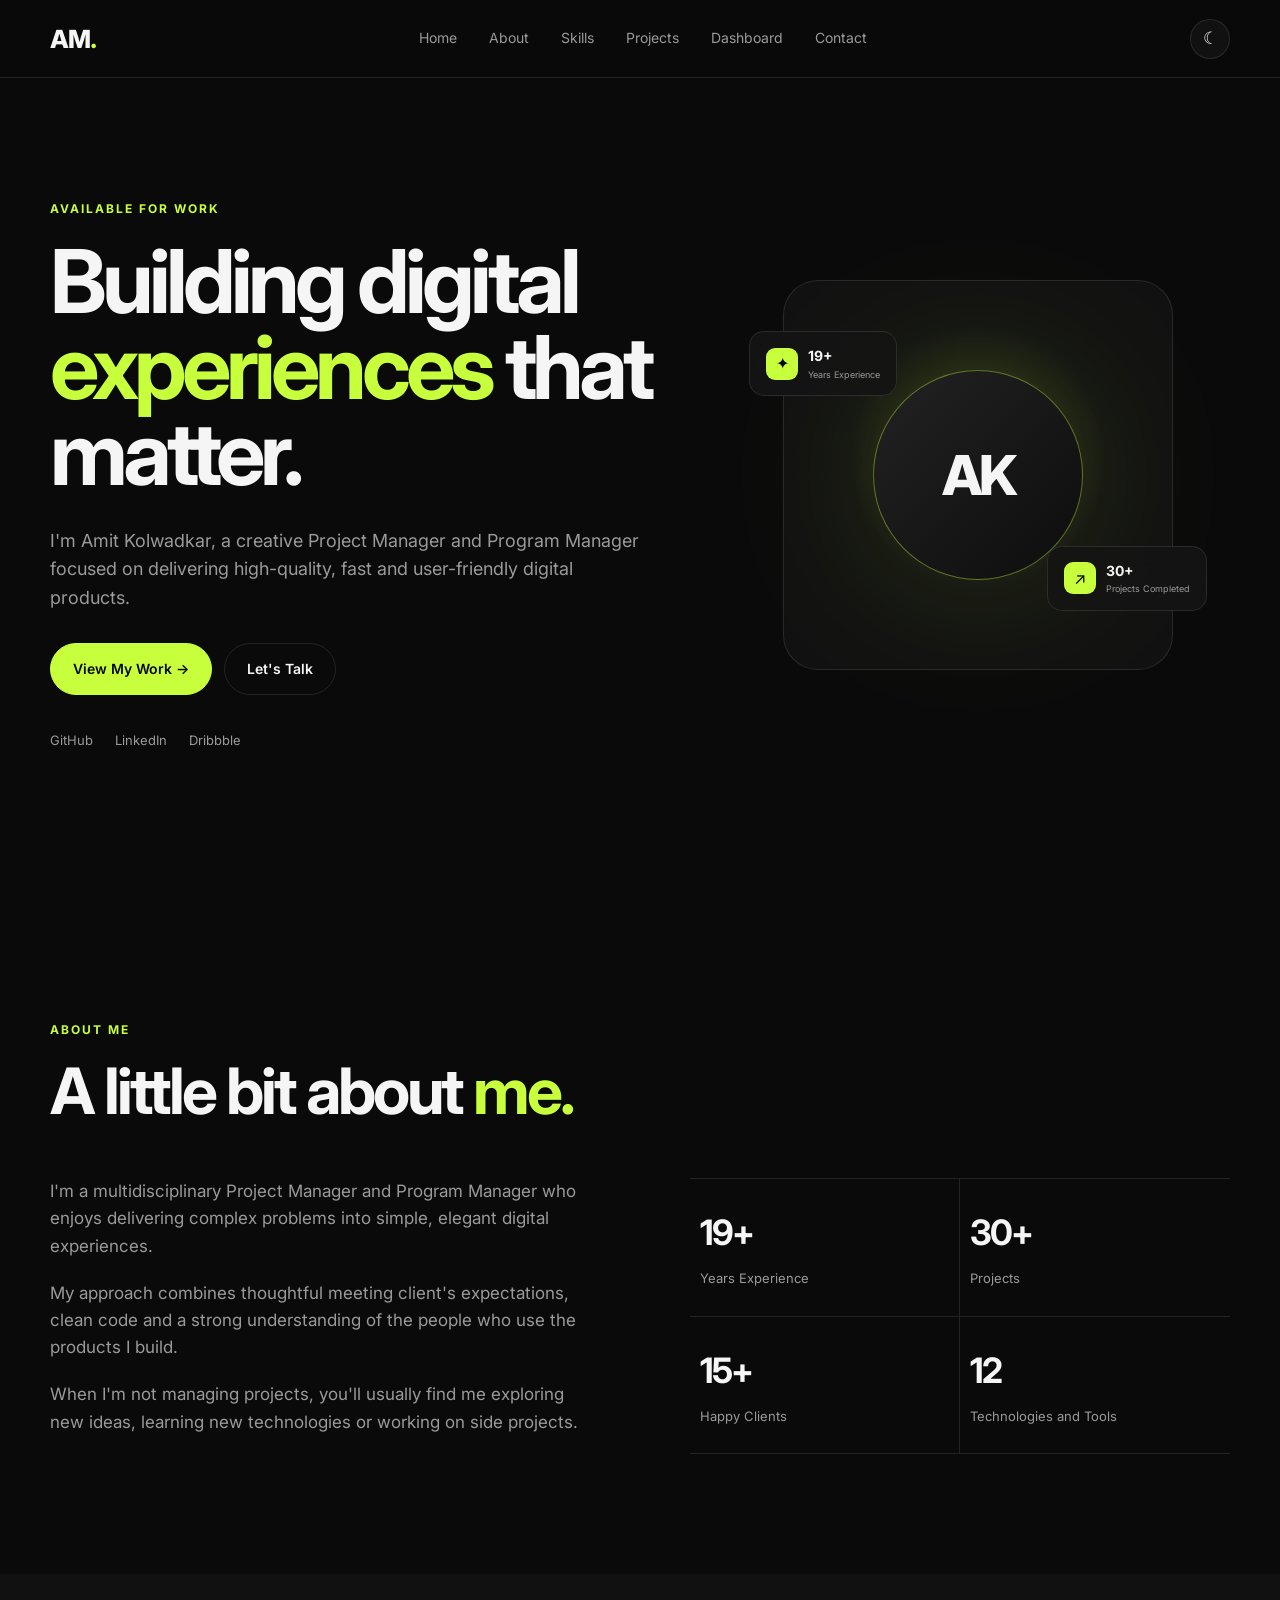
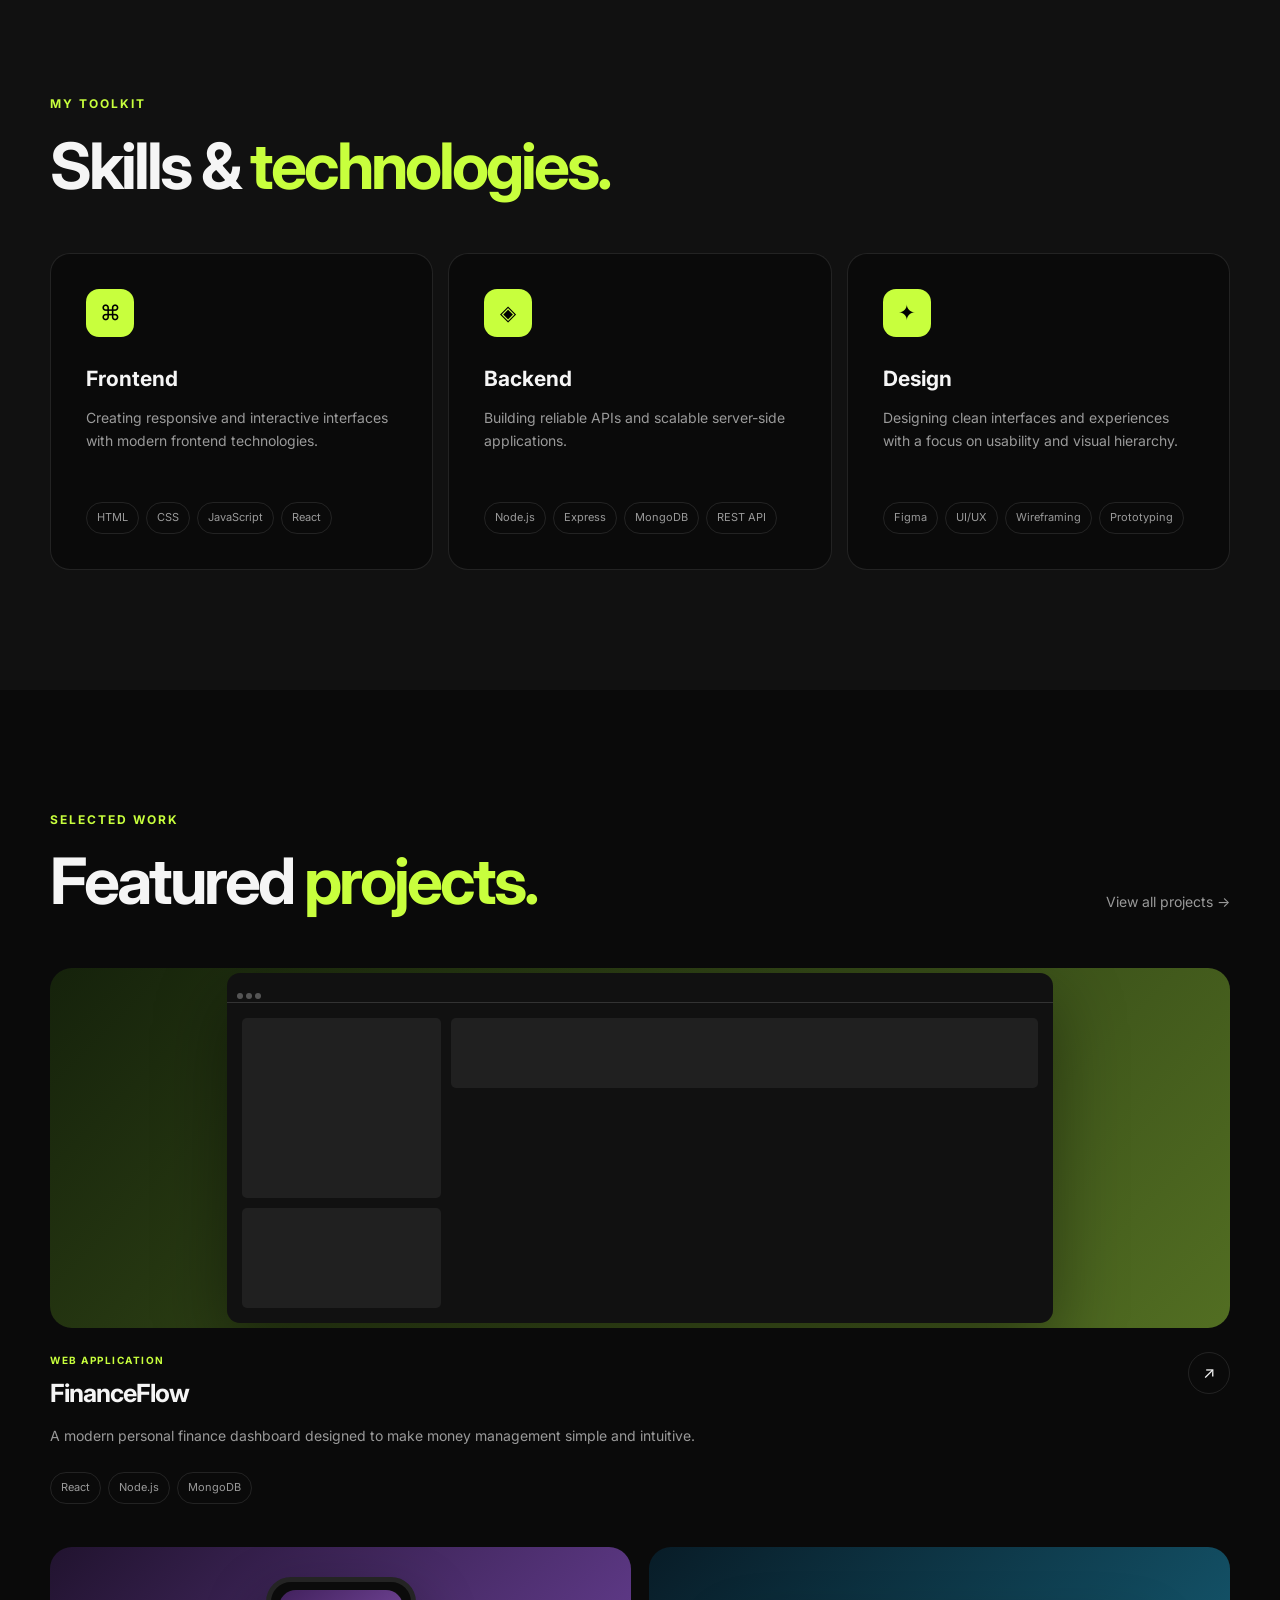
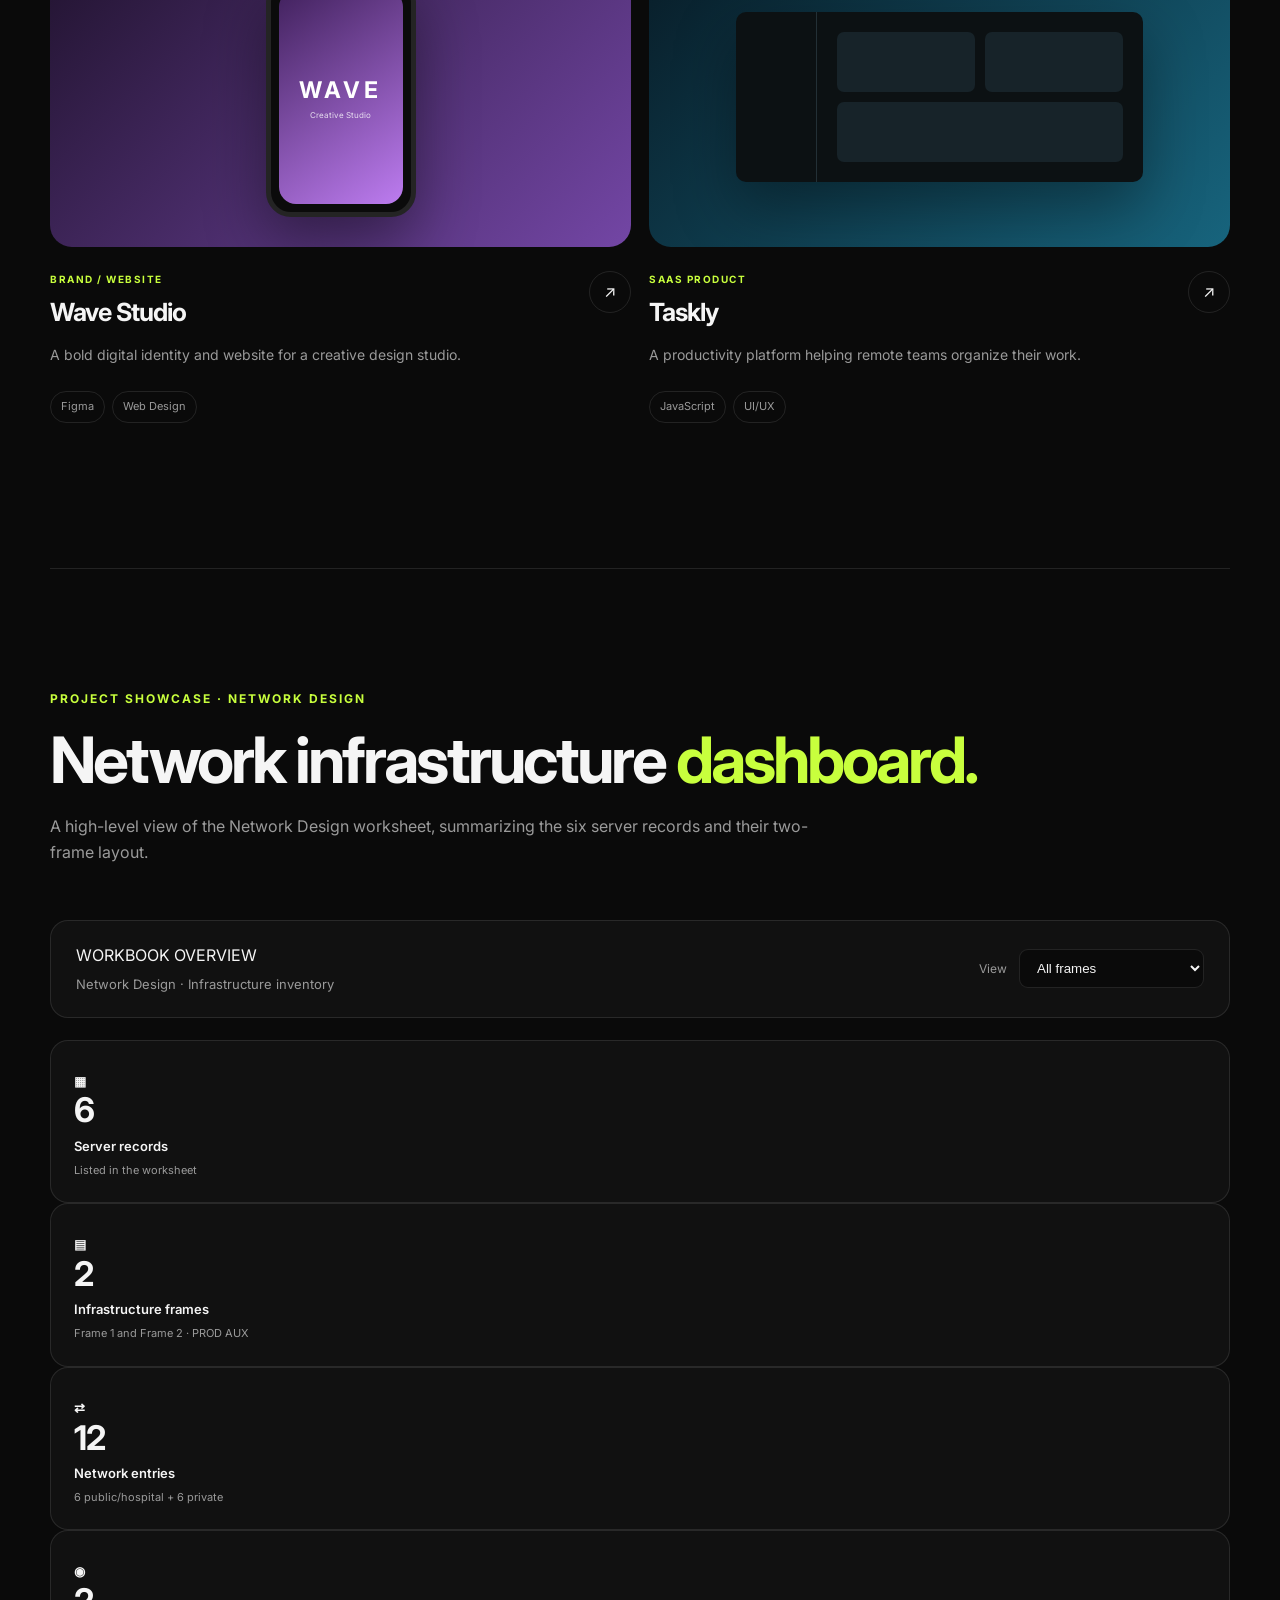
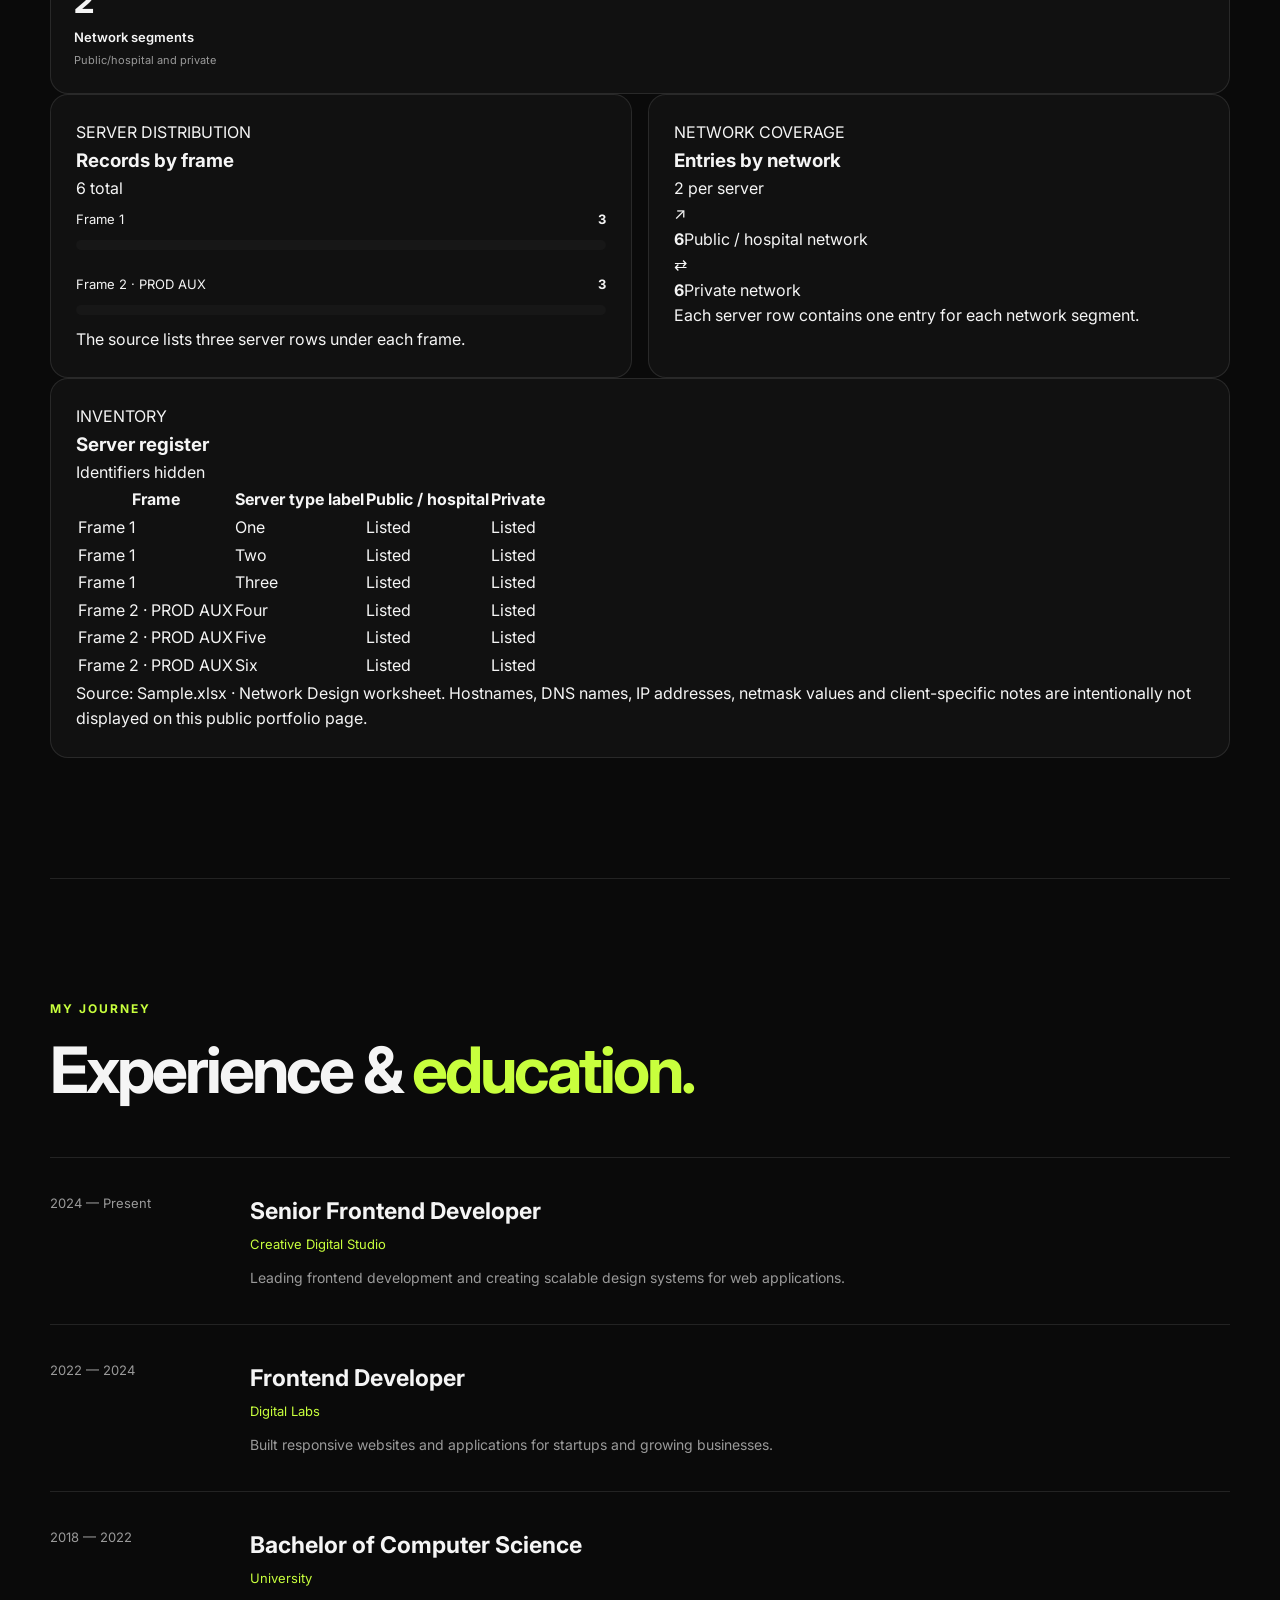
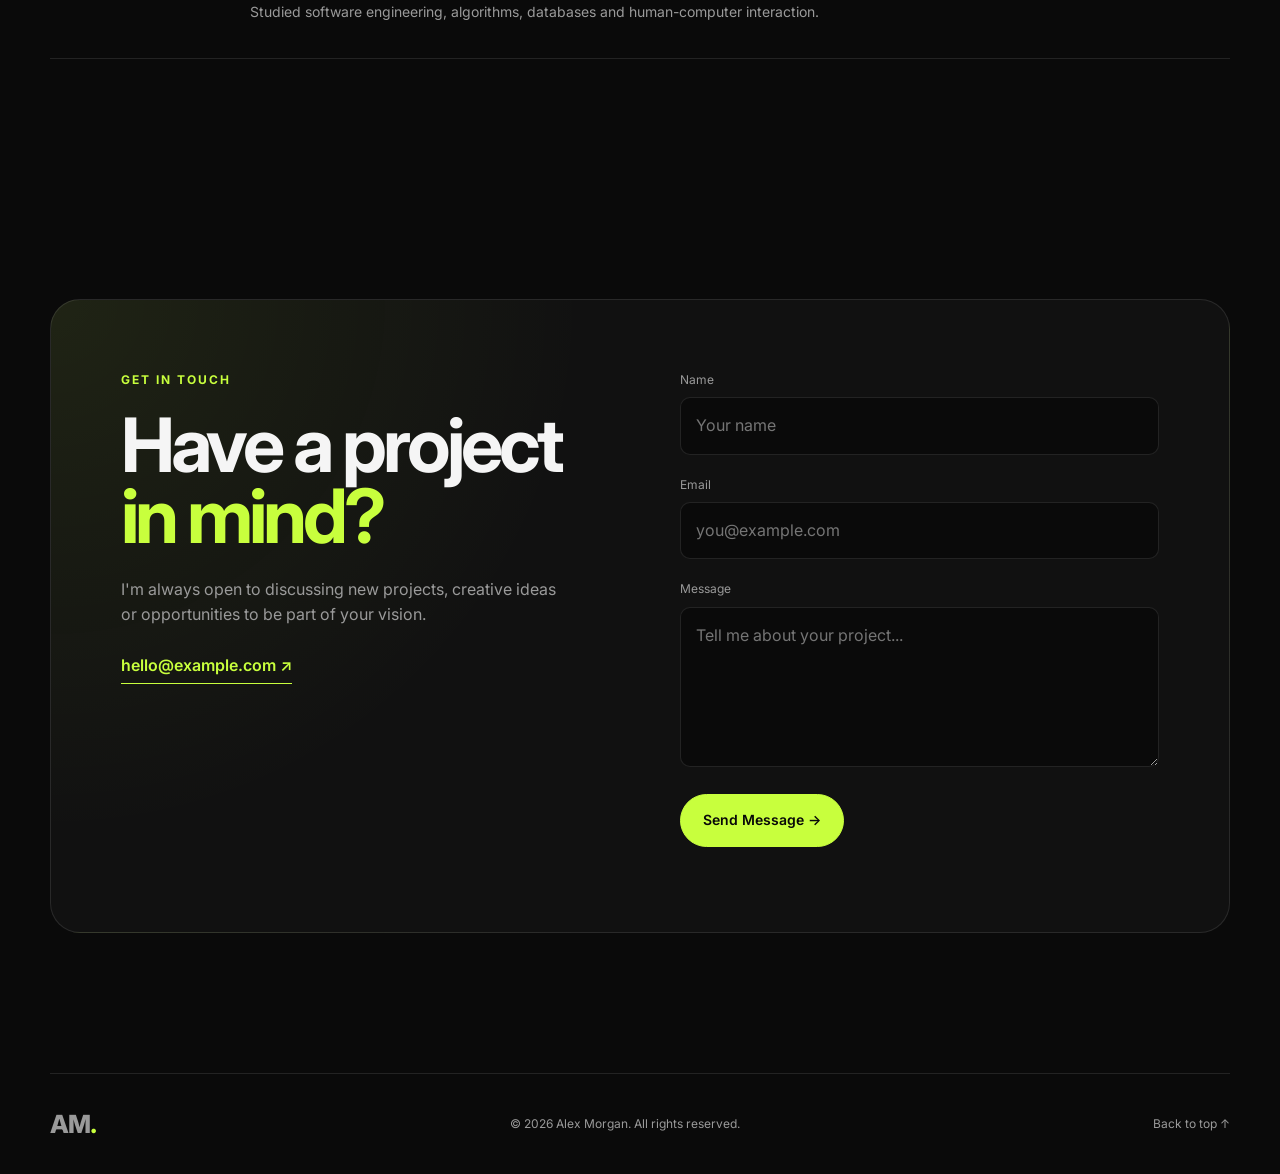
<file: index.html>
<!DOCTYPE html>
<html lang="en">
<head>
  <meta charset="UTF-8" />
  <meta name="viewport" content="width=device-width, initial-scale=1.0" />
  <meta name="description" content="Modern personal portfolio website" />
  <title>Amit Kolwadkar — Portfolio</title>

  <link rel="preconnect" href="https://fonts.googleapis.com">
  <link rel="preconnect" href="https://fonts.gstatic.com" crossorigin>
  <link
    href="https://fonts.googleapis.com/css2?family=Inter:wght@400;500;600;700;800&display=swap"
    rel="stylesheet"
  />

  <link rel="stylesheet" href="style.css" />
</head>

<body>

  <!-- Navigation -->
  <header class="navbar">
    <a href="#home" class="logo">AM<span>.</span></a>

    <nav id="nav-menu">
      <a href="#home">Home</a>
      <a href="#about">About</a>
      <a href="#skills">Skills</a>
      <a href="#projects">Projects</a>
      <a href="#network-dashboard">Dashboard</a>
      <a href="#contact">Contact</a>
    </nav>

    <div class="nav-actions">
      <button id="theme-toggle" aria-label="Toggle theme">☾</button>
      <button id="menu-toggle" class="menu-toggle" aria-label="Open menu">
        ☰
      </button>
    </div>
  </header>

  <main>

    <!-- Hero -->
    <section id="home" class="hero section">
      <div class="hero-content reveal">
        <p class="eyebrow">AVAILABLE FOR WORK</p>

        <h1>
          Building digital
          <span>experiences</span>
          that matter.
        </h1>

        <p class="hero-text">
          I'm Amit Kolwadkar, a creative Project Manager and Program Manager focused on
          delivering high-quality, fast and user-friendly digital products.
        </p>

        <div class="hero-buttons">
          <a href="#projects" class="btn btn-primary">
            View My Work →
          </a>

          <a href="#contact" class="btn btn-secondary">
            Let's Talk
          </a>
        </div>

        <div class="social-links">
          <a href="#" aria-label="GitHub">GitHub</a>
          <a href="#" aria-label="LinkedIn">LinkedIn</a>
          <a href="#" aria-label="Dribbble">Dribbble</a>
        </div>
      </div>

      <div class="hero-visual reveal">
        <div class="profile-card">
          <div class="profile-glow"></div>

          <div class="profile-avatar">
            <span>AK</span>
          </div>

          <div class="floating-card card-one">
            <span>✦</span>
            <div>
              <strong>19+</strong>
              <small>Years Experience</small>
            </div>
          </div>

          <div class="floating-card card-two">
            <span>↗</span>
            <div>
              <strong>30+</strong>
              <small>Projects Completed</small>
            </div>
          </div>
        </div>
      </div>
    </section>

    <!-- About -->
    <section id="about" class="section">
      <div class="section-heading reveal">
        <p class="eyebrow">ABOUT ME</p>
        <h2>A little bit about <span>me.</span></h2>
      </div>

      <div class="about-grid">
        <div class="about-text reveal">
          <p>
            I'm a multidisciplinary Project Manager and Program Manager who enjoys delivering
            complex problems into simple, elegant digital experiences.
          </p>

          <p>
            My approach combines thoughtful meeting client's expectations, clean code and a strong
            understanding of the people who use the products I build.
          </p>

          <p>
            When I'm not managing projects, you'll usually find me exploring new ideas,
            learning new technologies or working on side projects.
          </p>
        </div>

        <div class="about-stats reveal">
          <div class="stat">
            <strong>19+</strong>
            <span>Years Experience</span>
          </div>

          <div class="stat">
            <strong>30+</strong>
            <span>Projects</span>
          </div>

          <div class="stat">
            <strong>15+</strong>
            <span>Happy Clients</span>
          </div>

          <div class="stat">
            <strong>12</strong>
            <span>Technologies and Tools</span>
          </div>
        </div>
      </div>
    </section>

    <!-- Skills -->
    <section id="skills" class="section skills-section">
      <div class="section-heading reveal">
        <p class="eyebrow">MY TOOLKIT</p>
        <h2>Skills & <span>technologies.</span></h2>
      </div>

      <div class="skills-grid">

        <div class="skill-card reveal">
          <div class="skill-icon">⌘</div>
          <h3>Frontend</h3>
          <p>
            Creating responsive and interactive interfaces with modern
            frontend technologies.
          </p>

          <div class="tags">
            <span>HTML</span>
            <span>CSS</span>
            <span>JavaScript</span>
            <span>React</span>
          </div>
        </div>

        <div class="skill-card reveal">
          <div class="skill-icon">◈</div>
          <h3>Backend</h3>
          <p>
            Building reliable APIs and scalable server-side applications.
          </p>

          <div class="tags">
            <span>Node.js</span>
            <span>Express</span>
            <span>MongoDB</span>
            <span>REST API</span>
          </div>
        </div>

        <div class="skill-card reveal">
          <div class="skill-icon">✦</div>
          <h3>Design</h3>
          <p>
            Designing clean interfaces and experiences with a focus on
            usability and visual hierarchy.
          </p>

          <div class="tags">
            <span>Figma</span>
            <span>UI/UX</span>
            <span>Wireframing</span>
            <span>Prototyping</span>
          </div>
        </div>

      </div>
    </section>

    <!-- Projects -->
    <section id="projects" class="section">
      <div class="section-heading projects-heading reveal">
        <div>
          <p class="eyebrow">SELECTED WORK</p>
          <h2>Featured <span>projects.</span></h2>
        </div>

        <a href="#" class="text-link">View all projects →</a>
      </div>

      <div class="projects-grid">

        <article class="project-card project-large reveal">
          <div class="project-image gradient-one">
            <div class="browser-window">
              <div class="browser-bar">
                <i></i><i></i><i></i>
              </div>
              <div class="mock-content">
                <div></div>
                <div></div>
                <div></div>
              </div>
            </div>
          </div>

          <div class="project-info">
            <div>
              <p class="project-type">WEB APPLICATION</p>
              <h3>FinanceFlow</h3>
            </div>
            <a href="#" class="project-arrow">↗</a>
          </div>

          <p>
            A modern personal finance dashboard designed to make money
            management simple and intuitive.
          </p>

          <div class="project-tags">
            <span>React</span>
            <span>Node.js</span>
            <span>MongoDB</span>
          </div>
        </article>

        <article class="project-card reveal">
          <div class="project-image gradient-two">
            <div class="phone-mockup">
              <div class="phone-screen">
                <strong>WAVE</strong>
                <span>Creative Studio</span>
              </div>
            </div>
          </div>

          <div class="project-info">
            <div>
              <p class="project-type">BRAND / WEBSITE</p>
              <h3>Wave Studio</h3>
            </div>
            <a href="#" class="project-arrow">↗</a>
          </div>

          <p>
            A bold digital identity and website for a creative design studio.
          </p>

          <div class="project-tags">
            <span>Figma</span>
            <span>Web Design</span>
          </div>
        </article>

        <article class="project-card reveal">
          <div class="project-image gradient-three">
            <div class="dashboard-mockup">
              <div class="dash-sidebar"></div>
              <div class="dash-main">
                <div></div>
                <div></div>
                <div></div>
              </div>
            </div>
          </div>

          <div class="project-info">
            <div>
              <p class="project-type">SAAS PRODUCT</p>
              <h3>Taskly</h3>
            </div>
            <a href="#" class="project-arrow">↗</a>
          </div>

          <p>
            A productivity platform helping remote teams organize their work.
          </p>

          <div class="project-tags">
            <span>JavaScript</span>
            <span>UI/UX</span>
          </div>
        </article>

      </div>
    </section>


    <!-- Network Design Dashboard -->
    <section id="network-dashboard" class="section network-dashboard-section">
      <div class="section-heading reveal">
        <p class="eyebrow">PROJECT SHOWCASE · NETWORK DESIGN</p>
        <h2>Network infrastructure <span>dashboard.</span></h2>
        <p class="dashboard-intro">A high-level view of the Network Design worksheet, summarizing the six server records and their two-frame layout.</p>
      </div>

      <div class="network-dashboard-toolbar reveal">
        <div>
          <span class="dashboard-kicker">WORKBOOK OVERVIEW</span>
          <p>Network Design · Infrastructure inventory</p>
        </div>
        <label for="frame-filter">View
          <select id="frame-filter">
            <option value="all">All frames</option>
            <option value="frame1">Frame 1</option>
            <option value="frame2">Frame 2 · PROD AUX</option>
          </select>
        </label>
      </div>

      <div class="network-kpi-grid">
        <article class="network-kpi reveal" data-frame="all">
          <span class="network-kpi-icon">▦</span>
          <strong id="kpi-servers">6</strong>
          <span>Server records</span>
          <small>Listed in the worksheet</small>
        </article>
        <article class="network-kpi reveal" data-frame="all">
          <span class="network-kpi-icon">▤</span>
          <strong>2</strong>
          <span>Infrastructure frames</span>
          <small>Frame 1 and Frame 2 · PROD AUX</small>
        </article>
        <article class="network-kpi reveal" data-frame="all">
          <span class="network-kpi-icon">⇄</span>
          <strong id="kpi-networks">12</strong>
          <span>Network entries</span>
          <small>6 public/hospital + 6 private</small>
        </article>
        <article class="network-kpi reveal" data-frame="all">
          <span class="network-kpi-icon">◉</span>
          <strong>2</strong>
          <span>Network segments</span>
          <small>Public/hospital and private</small>
        </article>
      </div>

      <div class="network-dashboard-grid">
        <article class="network-panel reveal">
          <div class="network-panel-heading">
            <div><span class="dashboard-kicker">SERVER DISTRIBUTION</span><h3>Records by frame</h3></div>
            <span class="panel-caption" id="frame-total-label">6 total</span>
          </div>
          <div class="frame-bars" id="frame-bars">
            <div class="frame-bar-row" data-frame="frame1">
              <div class="frame-bar-label"><span>Frame 1</span><strong>3</strong></div>
              <div class="frame-bar-track"><span style="width:50%"></span></div>
            </div>
            <div class="frame-bar-row" data-frame="frame2">
              <div class="frame-bar-label"><span>Frame 2 · PROD AUX</span><strong>3</strong></div>
              <div class="frame-bar-track"><span style="width:50%"></span></div>
            </div>
          </div>
          <p class="chart-footnote">The source lists three server rows under each frame.</p>
        </article>

        <article class="network-panel reveal">
          <div class="network-panel-heading">
            <div><span class="dashboard-kicker">NETWORK COVERAGE</span><h3>Entries by network</h3></div>
            <span class="panel-caption">2 per server</span>
          </div>
          <div class="network-coverage">
            <div class="coverage-item">
              <div class="coverage-icon">↗</div>
              <div><strong>6</strong><span>Public / hospital network</span></div>
            </div>
            <div class="coverage-item">
              <div class="coverage-icon">⇄</div>
              <div><strong>6</strong><span>Private network</span></div>
            </div>
          </div>
          <p class="chart-footnote">Each server row contains one entry for each network segment.</p>
        </article>
      </div>

      <article class="network-panel inventory-panel reveal">
        <div class="network-panel-heading">
          <div><span class="dashboard-kicker">INVENTORY</span><h3>Server register</h3></div>
          <span class="panel-caption">Identifiers hidden</span>
        </div>
        <div class="inventory-table-wrap">
          <table class="inventory-table">
            <thead><tr><th>Frame</th><th>Server type label</th><th>Public / hospital</th><th>Private</th></tr></thead>
            <tbody id="inventory-rows">
              <tr data-frame="frame1"><td>Frame 1</td><td>One</td><td><span class="network-status">Listed</span></td><td><span class="network-status">Listed</span></td></tr>
              <tr data-frame="frame1"><td>Frame 1</td><td>Two</td><td><span class="network-status">Listed</span></td><td><span class="network-status">Listed</span></td></tr>
              <tr data-frame="frame1"><td>Frame 1</td><td>Three</td><td><span class="network-status">Listed</span></td><td><span class="network-status">Listed</span></td></tr>
              <tr data-frame="frame2"><td>Frame 2 · PROD AUX</td><td>Four</td><td><span class="network-status">Listed</span></td><td><span class="network-status">Listed</span></td></tr>
              <tr data-frame="frame2"><td>Frame 2 · PROD AUX</td><td>Five</td><td><span class="network-status">Listed</span></td><td><span class="network-status">Listed</span></td></tr>
              <tr data-frame="frame2"><td>Frame 2 · PROD AUX</td><td>Six</td><td><span class="network-status">Listed</span></td><td><span class="network-status">Listed</span></td></tr>
            </tbody>
          </table>
        </div>
        <p class="dashboard-footnote">Source: Sample.xlsx · Network Design worksheet. Hostnames, DNS names, IP addresses, netmask values and client-specific notes are intentionally not displayed on this public portfolio page.</p>
      </article>
    </section>

    <!-- Experience -->
    <section class="section experience-section">
      <div class="section-heading reveal">
        <p class="eyebrow">MY JOURNEY</p>
        <h2>Experience & <span>education.</span></h2>
      </div>

      <div class="timeline">

        <div class="timeline-item reveal">
          <div class="timeline-year">2024 — Present</div>
          <div class="timeline-content">
            <h3>Senior Frontend Developer</h3>
            <p class="company-name">Creative Digital Studio</p>
            <p>
              Leading frontend development and creating scalable design
              systems for web applications.
            </p>
          </div>
        </div>

        <div class="timeline-item reveal">
          <div class="timeline-year">2022 — 2024</div>
          <div class="timeline-content">
            <h3>Frontend Developer</h3>
            <p class="company-name">Digital Labs</p>
            <p>
              Built responsive websites and applications for startups and
              growing businesses.
            </p>
          </div>
        </div>

        <div class="timeline-item reveal">
          <div class="timeline-year">2018 — 2022</div>
          <div class="timeline-content">
            <h3>Bachelor of Computer Science</h3>
            <p class="company-name">University</p>
            <p>
              Studied software engineering, algorithms, databases and
              human-computer interaction.
            </p>
          </div>
        </div>

      </div>
    </section>

    <!-- Contact -->
    <section id="contact" class="section contact-section">
      <div class="contact-box reveal">

        <div class="contact-content">
          <p class="eyebrow">GET IN TOUCH</p>

          <h2>
            Have a project<br />
            <span>in mind?</span>
          </h2>

          <p>
            I'm always open to discussing new projects, creative ideas or
            opportunities to be part of your vision.
          </p>

          <a href="mailto:hello@example.com" class="email-link">
            hello@example.com ↗
          </a>
        </div>

        <form id="contact-form">
          <div class="input-group">
            <label for="name">Name</label>
            <input
              type="text"
              id="name"
              placeholder="Your name"
              required
            />
          </div>

          <div class="input-group">
            <label for="email">Email</label>
            <input
              type="email"
              id="email"
              placeholder="you@example.com"
              required
            />
          </div>

          <div class="input-group">
            <label for="message">Message</label>
            <textarea
              id="message"
              rows="5"
              placeholder="Tell me about your project..."
              required
            ></textarea>
          </div>

          <button type="submit" class="btn btn-primary">
            Send Message →
          </button>

          <p id="form-message"></p>
        </form>

      </div>
    </section>

  </main>

  <!-- Footer -->
  <footer>
    <div class="footer-logo">AM<span>.</span></div>

    <p>© 2026 Alex Morgan. All rights reserved.</p>

    <a href="#home">Back to top ↑</a>
  </footer>

  <script src="script.js"></script>
</body>
</html>
</file>
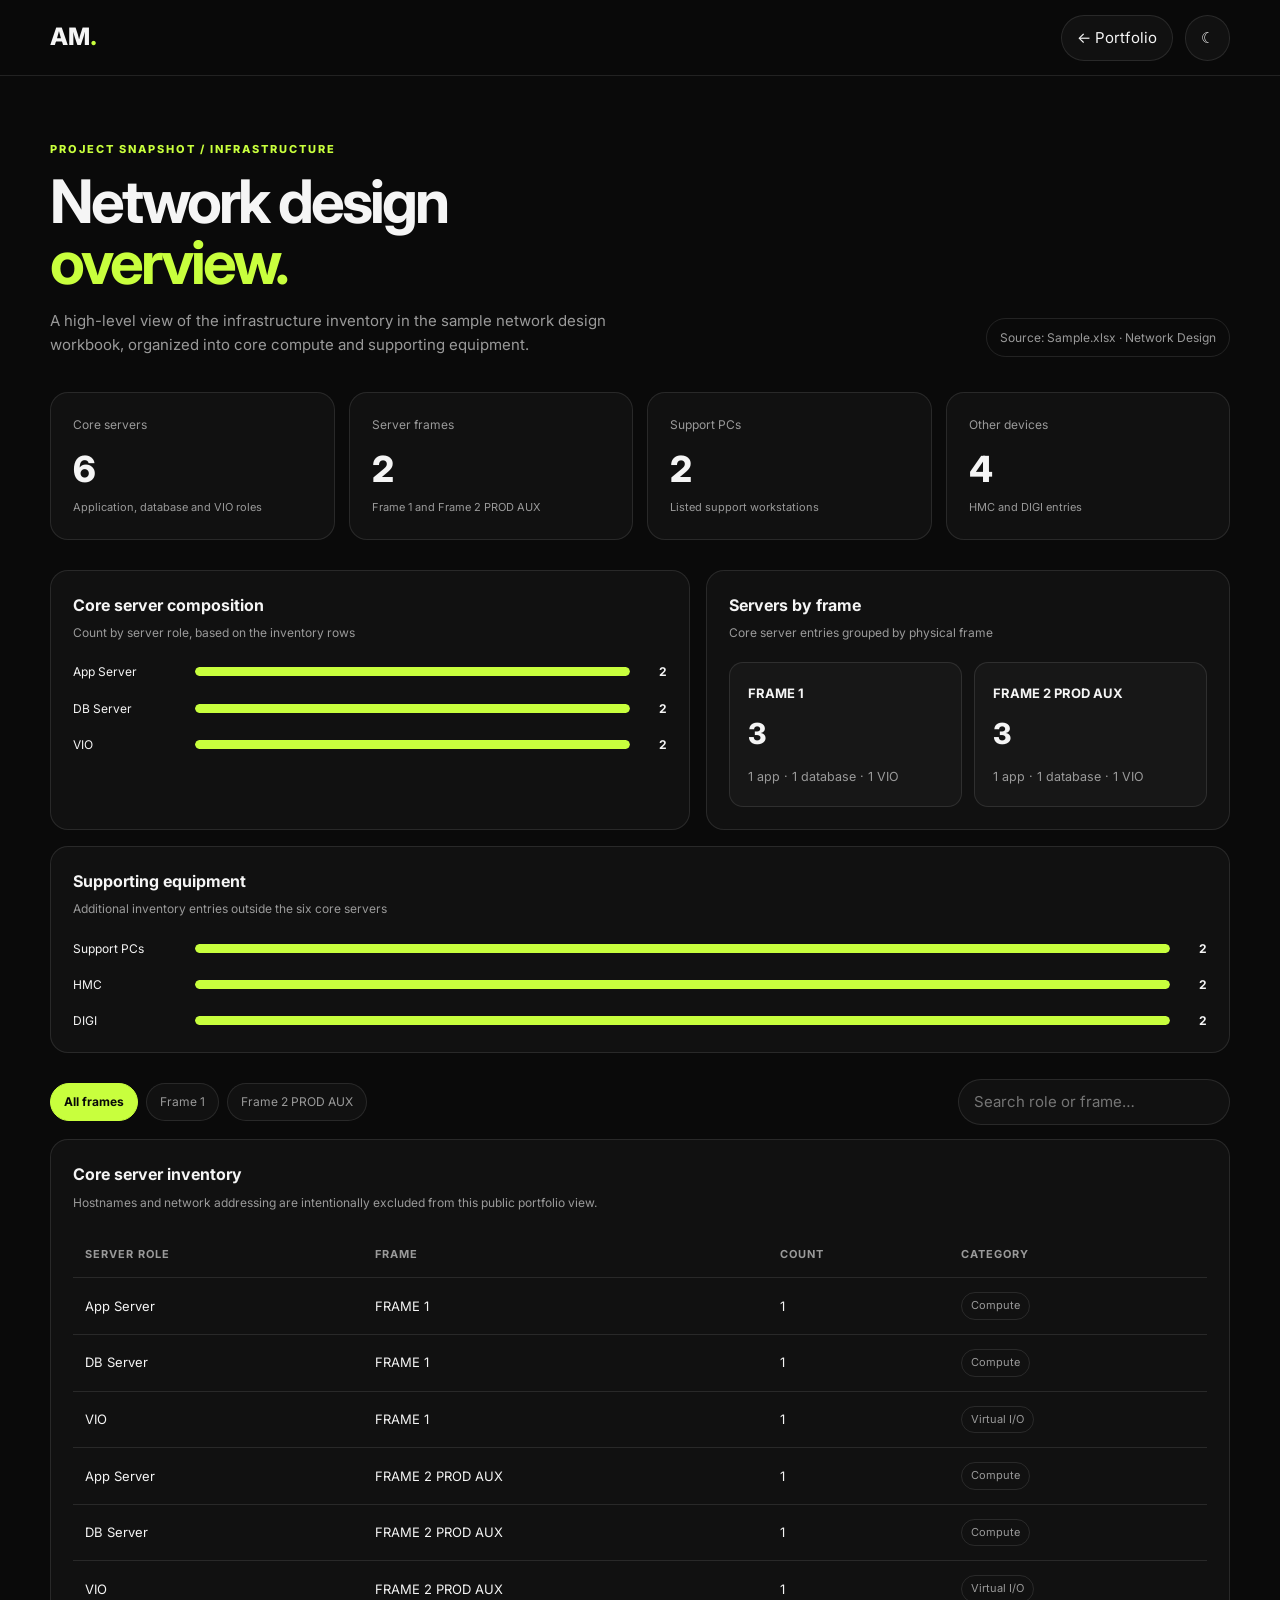
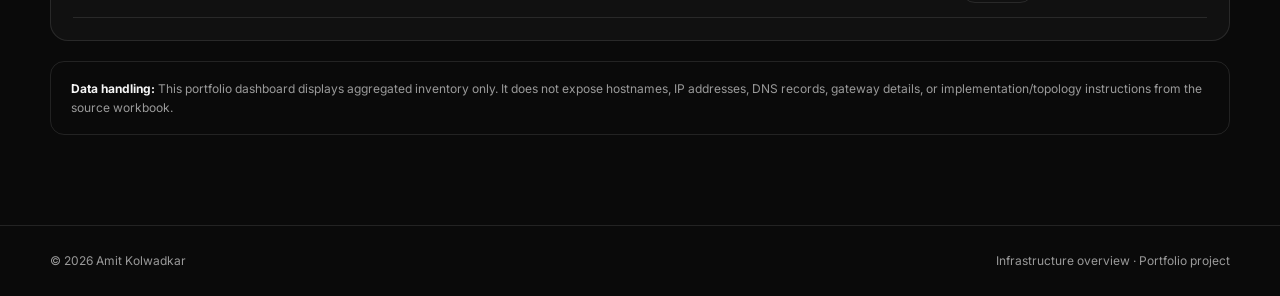
<file: dashboard.html>
<!DOCTYPE html>
<html lang="en">
<head>
<meta charset="UTF-8"><meta name="viewport" content="width=device-width, initial-scale=1">
<meta name="description" content="High-level infrastructure inventory dashboard based on a sample network design workbook.">
<title>Infrastructure Overview — Amit Kolwadkar</title>
<link rel="preconnect" href="https://fonts.googleapis.com"><link rel="preconnect" href="https://fonts.gstatic.com" crossorigin>
<link href="https://fonts.googleapis.com/css2?family=Inter:wght@400;500;600;700;800&display=swap" rel="stylesheet">
<style>
:root{--bg:#0a0a0a;--surface:#111;--surface2:#171717;--text:#f5f5f5;--muted:#9a9a9a;--border:rgba(255,255,255,.1);--accent:#c8ff3d;--accent2:#a7d82e}
.light{--bg:#f6f6f4;--surface:#fff;--surface2:#eeeeeb;--text:#111;--muted:#686868;--border:rgba(0,0,0,.1)}
*{box-sizing:border-box}body{margin:0;background:var(--bg);color:var(--text);font:15px/1.6 Inter,sans-serif;transition:.25s}a{color:inherit;text-decoration:none}button,select,input{font:inherit}
header{height:76px;border-bottom:1px solid var(--border);display:flex;align-items:center;justify-content:space-between;padding:0 max(22px,calc((100% - 1180px)/2));position:sticky;top:0;background:color-mix(in srgb,var(--bg) 88%,transparent);backdrop-filter:blur(14px);z-index:5}
.logo{font-size:24px;font-weight:800}.logo span,.accent{color:var(--accent)}.header-right{display:flex;align-items:center;gap:12px}.back,.theme{border:1px solid var(--border);background:var(--surface);color:var(--text);padding:10px 15px;border-radius:30px}
main{width:min(1180px,calc(100% - 40px));margin:auto;padding:65px 0 90px}.eyebrow{color:var(--accent);font-size:11px;font-weight:800;letter-spacing:2px;margin:0 0 12px}.intro{display:flex;justify-content:space-between;gap:30px;align-items:end;margin-bottom:35px}.intro h1{font-size:clamp(36px,6vw,60px);letter-spacing:-3px;line-height:1.03;margin:0}.intro p.sub{color:var(--muted);max-width:600px;margin:15px 0 0}.source-pill{white-space:nowrap;color:var(--muted);border:1px solid var(--border);padding:9px 13px;border-radius:30px;font-size:12px}
.kpis{display:grid;grid-template-columns:repeat(4,1fr);gap:14px;margin:30px 0}.card{background:var(--surface);border:1px solid var(--border);border-radius:18px;padding:22px}.kpi-label{font-size:12px;color:var(--muted)}.kpi-value{font-size:36px;font-weight:800;letter-spacing:-2px;margin:7px 0 0}.kpi-note{font-size:11px;color:var(--muted)}
.grid{display:grid;grid-template-columns:1.1fr .9fr;gap:16px;margin:16px 0}.card h2{font-size:16px;margin:0 0 5px}.card .hint{color:var(--muted);font-size:12px;margin:0 0 20px}
.mix{display:grid;gap:17px}.mix-row{display:grid;grid-template-columns:110px 1fr 25px;align-items:center;gap:12px;font-size:12px}.track{height:9px;background:var(--surface2);border-radius:20px;overflow:hidden}.fill{height:100%;border-radius:20px;background:var(--accent)}.mix-row b{text-align:right}
.frame-chart{display:grid;grid-template-columns:1fr 1fr;gap:12px}.frame-box{padding:18px;background:var(--surface2);border:1px solid var(--border);border-radius:14px}.frame-box strong{font-size:13px}.frame-box .count{font-size:29px;font-weight:800;display:block;margin:6px 0}.frame-box small{color:var(--muted)}
.toolbar{display:flex;justify-content:space-between;gap:12px;align-items:center;flex-wrap:wrap;margin:26px 0 14px}.filters{display:flex;gap:8px;flex-wrap:wrap}.filter{background:var(--surface);border:1px solid var(--border);color:var(--muted);padding:8px 13px;border-radius:30px;cursor:pointer;font-size:12px}.filter.active{background:var(--accent);border-color:var(--accent);color:#080808;font-weight:700}
.search{background:var(--surface);border:1px solid var(--border);border-radius:30px;padding:10px 15px;color:var(--text);min-width:220px;outline:none}
.table-wrap{overflow:auto}.inventory{width:100%;border-collapse:collapse;min-width:520px}.inventory th,.inventory td{text-align:left;padding:14px 12px;border-bottom:1px solid var(--border);font-size:13px}.inventory th{color:var(--muted);font-size:11px;text-transform:uppercase;letter-spacing:1px}.inventory td:last-child{color:var(--muted)}.tag{display:inline-block;padding:4px 9px;border:1px solid var(--border);border-radius:20px;font-size:11px;color:var(--muted)}.empty{text-align:center;color:var(--muted);padding:30px}
.note{margin-top:20px;padding:17px 20px;border:1px solid var(--border);border-radius:14px;color:var(--muted);font-size:12px}.note strong{color:var(--text)}
footer{border-top:1px solid var(--border);padding:25px max(22px,calc((100% - 1180px)/2));color:var(--muted);font-size:12px;display:flex;justify-content:space-between}
@media(max-width:800px){.kpis{grid-template-columns:repeat(2,1fr)}.grid{grid-template-columns:1fr}.intro{display:block}.source-pill{display:inline-block;margin-top:18px}}
@media(max-width:480px){main{width:calc(100% - 28px);padding-top:42px}.kpis{gap:9px}.card{padding:17px}.kpi-value{font-size:30px}.header-right{gap:6px}.back,.theme{padding:8px 11px;font-size:12px}.search{width:100%}footer{display:block;text-align:center}footer span{display:block;margin:5px}}
</style>
</head>
<body>
<header><a class="logo" href="index.html">AM<span>.</span></a><div class="header-right"><a class="back" href="index.html#projects">← Portfolio</a><button class="theme" id="theme" aria-label="Toggle theme">☾</button></div></header>
<main>
<section class="intro"><div><p class="eyebrow">PROJECT SNAPSHOT / INFRASTRUCTURE</p><h1>Network design<br><span class="accent">overview.</span></h1><p class="sub">A high-level view of the infrastructure inventory in the sample network design workbook, organized into core compute and supporting equipment.</p></div><span class="source-pill">Source: Sample.xlsx · Network Design</span></section>
<section class="kpis" aria-label="Summary metrics">
<div class="card"><div class="kpi-label">Core servers</div><div class="kpi-value">6</div><div class="kpi-note">Application, database and VIO roles</div></div>
<div class="card"><div class="kpi-label">Server frames</div><div class="kpi-value">2</div><div class="kpi-note">Frame 1 and Frame 2 PROD AUX</div></div>
<div class="card"><div class="kpi-label">Support PCs</div><div class="kpi-value">2</div><div class="kpi-note">Listed support workstations</div></div>
<div class="card"><div class="kpi-label">Other devices</div><div class="kpi-value">4</div><div class="kpi-note">HMC and DIGI entries</div></div>
</section>
<section class="grid">
<div class="card"><h2>Core server composition</h2><p class="hint">Count by server role, based on the inventory rows</p><div class="mix">
<div class="mix-row"><span>App Server</span><div class="track"><div class="fill" style="width:100%"></div></div><b>2</b></div>
<div class="mix-row"><span>DB Server</span><div class="track"><div class="fill" style="width:100%"></div></div><b>2</b></div>
<div class="mix-row"><span>VIO</span><div class="track"><div class="fill" style="width:100%"></div></div><b>2</b></div>
</div></div>
<div class="card"><h2>Servers by frame</h2><p class="hint">Core server entries grouped by physical frame</p><div class="frame-chart">
<div class="frame-box"><strong>FRAME 1</strong><span class="count">3</span><small>1 app · 1 database · 1 VIO</small></div>
<div class="frame-box"><strong>FRAME 2 PROD AUX</strong><span class="count">3</span><small>1 app · 1 database · 1 VIO</small></div>
</div></div>
</section>
<section class="card"><h2>Supporting equipment</h2><p class="hint">Additional inventory entries outside the six core servers</p><div class="mix">
<div class="mix-row"><span>Support PCs</span><div class="track"><div class="fill" style="width:100%"></div></div><b>2</b></div>
<div class="mix-row"><span>HMC</span><div class="track"><div class="fill" style="width:100%"></div></div><b>2</b></div>
<div class="mix-row"><span>DIGI</span><div class="track"><div class="fill" style="width:100%"></div></div><b>2</b></div>
</div></section>
<div class="toolbar"><div class="filters" id="filters"><button class="filter active" data-frame="all">All frames</button><button class="filter" data-frame="FRAME 1">Frame 1</button><button class="filter" data-frame="FRAME 2 PROD AUX">Frame 2 PROD AUX</button></div><input id="search" class="search" type="search" placeholder="Search role or frame…" aria-label="Search inventory"></div>
<section class="card"><h2>Core server inventory</h2><p class="hint">Hostnames and network addressing are intentionally excluded from this public portfolio view.</p><div class="table-wrap"><table class="inventory"><thead><tr><th>Server role</th><th>Frame</th><th>Count</th><th>Category</th></tr></thead><tbody id="rows"></tbody></table></div><div id="empty" class="empty" hidden>No matching inventory rows.</div></section>
<div class="note"><strong>Data handling:</strong> This portfolio dashboard displays aggregated inventory only. It does not expose hostnames, IP addresses, DNS records, gateway details, or implementation/topology instructions from the source workbook.</div>
</main>
<footer><span>© 2026 Amit Kolwadkar</span><span>Infrastructure overview · Portfolio project</span></footer>
<script>
const inventory=[
{role:"App Server",frame:"FRAME 1",count:1,category:"Compute"},
{role:"DB Server",frame:"FRAME 1",count:1,category:"Compute"},
{role:"VIO",frame:"FRAME 1",count:1,category:"Virtual I/O"},
{role:"App Server",frame:"FRAME 2 PROD AUX",count:1,category:"Compute"},
{role:"DB Server",frame:"FRAME 2 PROD AUX",count:1,category:"Compute"},
{role:"VIO",frame:"FRAME 2 PROD AUX",count:1,category:"Virtual I/O"}
];
let activeFrame="all";
const tbody=document.getElementById("rows"),search=document.getElementById("search"),empty=document.getElementById("empty");
function render(){const q=search.value.trim().toLowerCase();const filtered=inventory.filter(x=>(activeFrame==="all"||x.frame===activeFrame)&&(!q||(x.role+" "+x.frame+" "+x.category).toLowerCase().includes(q)));tbody.innerHTML=filtered.map(x=>'<tr><td>'+x.role+'</td><td>'+x.frame+'</td><td>'+x.count+'</td><td><span class="tag">'+x.category+'</span></td></tr>').join("");empty.hidden=filtered.length>0;}
document.querySelectorAll(".filter").forEach(b=>b.addEventListener("click",()=>{activeFrame=b.dataset.frame;document.querySelectorAll(".filter").forEach(x=>x.classList.toggle("active",x===b));render()}));search.addEventListener("input",render);render();
const theme=document.getElementById("theme");if(localStorage.getItem("portfolio-theme")==="light"){document.body.classList.add("light");theme.textContent="☀"}theme.addEventListener("click",()=>{document.body.classList.toggle("light");const light=document.body.classList.contains("light");theme.textContent=light?"☀":"☾";localStorage.setItem("portfolio-theme",light?"light":"dark")});
</script>
</body></html>
</file>
<file: style.css>
:root {
  --bg: #0a0a0a;
  --surface: #111111;
  --surface-2: #171717;
  --text: #f5f5f5;
  --muted: #9a9a9a;
  --border: rgba(255, 255, 255, 0.1);
  --accent: #c8ff3d;
  --accent-dark: #a7d82e;
  --max-width: 1180px;
}

.light {
  --bg: #f6f6f4;
  --surface: #ffffff;
  --surface-2: #eeeeeb;
  --text: #111111;
  --muted: #686868;
  --border: rgba(0, 0, 0, 0.1);
}

* {
  margin: 0;
  padding: 0;
  box-sizing: border-box;
}

html {
  scroll-behavior: smooth;
}

body {
  font-family: "Inter", sans-serif;
  background: var(--bg);
  color: var(--text);
  line-height: 1.6;
  transition: background 0.3s, color 0.3s;
}

a {
  color: inherit;
  text-decoration: none;
}

button,
input,
textarea {
  font: inherit;
}

button {
  cursor: pointer;
}

.section {
  width: min(var(--max-width), calc(100% - 48px));
  margin: auto;
  padding: 120px 0;
}

/* Navigation */

.navbar {
  position: fixed;
  z-index: 100;
  top: 0;
  left: 0;
  width: 100%;
  height: 78px;

  display: flex;
  align-items: center;
  justify-content: space-between;

  padding: 0 max(24px, calc((100% - 1180px) / 2));

  background: color-mix(in srgb, var(--bg) 85%, transparent);
  backdrop-filter: blur(15px);
  border-bottom: 1px solid var(--border);
}

.logo,
.footer-logo {
  font-size: 25px;
  font-weight: 800;
  letter-spacing: -1px;
}

.logo span,
.footer-logo span {
  color: var(--accent);
}

nav {
  display: flex;
  gap: 32px;
}

nav a {
  color: var(--muted);
  font-size: 14px;
  transition: color 0.2s;
}

nav a:hover {
  color: var(--text);
}

.nav-actions {
  display: flex;
  gap: 10px;
}

#theme-toggle,
.menu-toggle {
  width: 40px;
  height: 40px;

  border: 1px solid var(--border);
  border-radius: 50%;

  color: var(--text);
  background: var(--surface);

  font-size: 17px;
}

.menu-toggle {
  display: none;
}

/* Hero */

.hero {
  min-height: 100vh;
  padding-top: 170px;

  display: grid;
  grid-template-columns: 1.1fr 0.9fr;
  align-items: center;
  gap: 60px;
}

.eyebrow {
  margin-bottom: 20px;
  color: var(--accent);

  font-size: 12px;
  font-weight: 700;
  letter-spacing: 2px;
}

.hero h1 {
  max-width: 750px;

  font-size: clamp(50px, 7vw, 88px);
  line-height: 0.98;
  letter-spacing: -5px;
}

.hero h1 span,
.section-heading h2 span,
.contact-content h2 span {
  color: var(--accent);
}

.hero-text {
  max-width: 590px;
  margin: 30px 0;

  color: var(--muted);
  font-size: 18px;
}

.hero-buttons {
  display: flex;
  gap: 12px;
  margin-bottom: 35px;
}

.btn {
  display: inline-flex;
  align-items: center;
  justify-content: center;

  padding: 14px 22px;

  border-radius: 100px;
  border: 1px solid var(--border);

  font-size: 14px;
  font-weight: 600;

  transition: transform 0.2s, background 0.2s;
}

.btn:hover {
  transform: translateY(-3px);
}

.btn-primary {
  background: var(--accent);
  color: #080808;
  border-color: var(--accent);
}

.btn-primary:hover {
  background: var(--accent-dark);
}

.btn-secondary {
  background: transparent;
}

.social-links {
  display: flex;
  gap: 22px;
}

.social-links a {
  color: var(--muted);
  font-size: 13px;
}

.social-links a:hover {
  color: var(--accent);
}

/* Hero visual */

.hero-visual {
  display: flex;
  justify-content: center;
}

.profile-card {
  position: relative;

  width: min(390px, 100%);
  aspect-ratio: 1;

  display: flex;
  align-items: center;
  justify-content: center;

  border: 1px solid var(--border);
  border-radius: 35px;

  background:
    radial-gradient(
      circle at 50% 45%,
      rgba(200, 255, 61, 0.2),
      transparent 45%
    ),
    var(--surface);
}

.profile-glow {
  position: absolute;
  inset: 20%;
  border-radius: 50%;
  background: var(--accent);
  filter: blur(80px);
  opacity: 0.12;
}

.profile-avatar {
  position: relative;
  width: 210px;
  height: 210px;

  display: flex;
  align-items: center;
  justify-content: center;

  border-radius: 50%;
  border: 1px solid rgba(200, 255, 61, 0.4);

  background: linear-gradient(135deg, #222, #0d0d0d);

  font-size: 55px;
  font-weight: 800;
  letter-spacing: -4px;
}

.floating-card {
  position: absolute;

  display: flex;
  align-items: center;
  gap: 10px;

  padding: 13px 16px;

  background: rgba(20, 20, 20, 0.9);
  border: 1px solid var(--border);
  border-radius: 15px;

  backdrop-filter: blur(10px);
}

.floating-card span {
  width: 32px;
  height: 32px;

  display: grid;
  place-items: center;

  border-radius: 9px;
  background: var(--accent);
  color: #000;
}

.floating-card strong {
  display: block;
  font-size: 14px;
}

.floating-card small {
  display: block;
  color: var(--muted);
  font-size: 9px;
}

.card-one {
  top: 13%;
  left: -35px;
}

.card-two {
  right: -35px;
  bottom: 15%;
}

/* Headings */

.section-heading {
  margin-bottom: 55px;
}

.section-heading h2 {
  font-size: clamp(38px, 5vw, 64px);
  line-height: 1;
  letter-spacing: -3px;
}

.projects-heading {
  display: flex;
  justify-content: space-between;
  align-items: end;
}

.text-link {
  color: var(--muted);
  font-size: 14px;
}

.text-link:hover {
  color: var(--accent);
}

/* About */

.about-grid {
  display: grid;
  grid-template-columns: 1fr 1fr;
  gap: 100px;
}

.about-text {
  color: var(--muted);
  font-size: 17px;
}

.about-text p + p {
  margin-top: 20px;
}

.about-stats {
  display: grid;
  grid-template-columns: 1fr 1fr;
  border-top: 1px solid var(--border);
}

.stat {
  padding: 25px 10px;
  border-bottom: 1px solid var(--border);
}

.stat:nth-child(odd) {
  border-right: 1px solid var(--border);
}

.stat strong {
  display: block;
  margin-bottom: 5px;
  font-size: 35px;
  letter-spacing: -2px;
}

.stat span {
  color: var(--muted);
  font-size: 13px;
}

/* Skills */

.skills-section {
  max-width: none;
  width: 100%;
  padding-left: max(24px, calc((100% - 1180px) / 2));
  padding-right: max(24px, calc((100% - 1180px) / 2));
  background: var(--surface);
}

.skills-grid {
  display: grid;
  grid-template-columns: repeat(3, 1fr);
  gap: 15px;
}

.skill-card {
  padding: 35px;

  border: 1px solid var(--border);
  border-radius: 20px;

  background: var(--bg);
}

.skill-icon {
  width: 48px;
  height: 48px;

  display: grid;
  place-items: center;

  margin-bottom: 25px;

  border-radius: 13px;
  background: var(--accent);
  color: #000;

  font-size: 21px;
}

.skill-card h3 {
  margin-bottom: 12px;
  font-size: 21px;
}

.skill-card p {
  min-height: 70px;
  color: var(--muted);
  font-size: 14px;
}

.tags,
.project-tags {
  display: flex;
  flex-wrap: wrap;
  gap: 7px;
  margin-top: 25px;
}

.tags span,
.project-tags span {
  padding: 6px 10px;

  border: 1px solid var(--border);
  border-radius: 100px;

  color: var(--muted);
  font-size: 11px;
}

/* Projects */

.projects-grid {
  display: grid;
  grid-template-columns: 1fr 1fr;
  gap: 18px;
}

.project-card {
  padding-bottom: 25px;
}

.project-large {
  grid-column: span 2;
}

.project-image {
  min-height: 360px;

  display: flex;
  align-items: center;
  justify-content: center;

  overflow: hidden;
  border-radius: 22px;

  margin-bottom: 24px;
}

.project-card:not(.project-large) .project-image {
  min-height: 300px;
}

.gradient-one {
  background: linear-gradient(135deg, #15220b, #526e22);
}

.gradient-two {
  background: linear-gradient(135deg, #21132f, #7346a5);
}

.gradient-three {
  background: linear-gradient(135deg, #081c27, #17647d);
}

.browser-window {
  width: 70%;
  height: 65%;

  background: #111;
  border-radius: 13px;

  box-shadow: 0 25px 70px rgba(0, 0, 0, 0.4);
}

.browser-bar {
  height: 30px;
  padding: 8px 10px;
  border-bottom: 1px solid #333;
}

.browser-bar i {
  display: inline-block;
  width: 6px;
  height: 6px;
  margin-right: 3px;
  border-radius: 50%;
  background: #555;
}

.mock-content {
  display: grid;
  grid-template-columns: 25% 1fr;
  gap: 10px;
  padding: 15px;
}

.mock-content div {
  background: #202020;
  border-radius: 5px;
}

.mock-content div:nth-child(1) {
  height: 180px;
}

.mock-content div:nth-child(2) {
  height: 70px;
}

.mock-content div:nth-child(3) {
  height: 100px;
}

.phone-mockup {
  width: 150px;
  height: 240px;

  padding: 8px;

  background: #0b0b0b;
  border: 5px solid #242424;
  border-radius: 25px;

  box-shadow: 0 25px 60px rgba(0, 0, 0, 0.4);
}

.phone-screen {
  height: 100%;

  display: flex;
  flex-direction: column;
  align-items: center;
  justify-content: center;

  background: linear-gradient(145deg, #41215d, #bd7cf0);
  border-radius: 17px;

  color: white;
}

.phone-screen strong {
  font-size: 23px;
  letter-spacing: 4px;
}

.phone-screen span {
  font-size: 8px;
  opacity: 0.8;
}

.dashboard-mockup {
  width: 70%;
  height: 65%;

  display: flex;

  background: #0c1113;
  border-radius: 10px;

  box-shadow: 0 25px 60px rgba(0, 0, 0, 0.35);
}

.dash-sidebar {
  width: 20%;
  border-right: 1px solid #233036;
}

.dash-main {
  flex: 1;
  padding: 20px;

  display: grid;
  grid-template-columns: 1fr 1fr;
  gap: 10px;
}

.dash-main div {
  min-height: 60px;
  border-radius: 7px;
  background: #172329;
}

.dash-main div:last-child {
  grid-column: span 2;
}

.project-info {
  display: flex;
  justify-content: space-between;
  align-items: start;
}

.project-type {
  margin-bottom: 5px;
  color: var(--accent);
  font-size: 10px;
  font-weight: 700;
  letter-spacing: 1.5px;
}

.project-info h3 {
  font-size: 25px;
  letter-spacing: -1px;
}

.project-arrow {
  width: 42px;
  height: 42px;

  display: grid;
  place-items: center;

  border: 1px solid var(--border);
  border-radius: 50%;

  transition: all 0.2s;
}

.project-arrow:hover {
  background: var(--accent);
  color: #000;
  transform: rotate(10deg);
}

.project-card > p {
  max-width: 650px;
  margin-top: 12px;

  color: var(--muted);
  font-size: 14px;
}

/* Timeline */

.experience-section {
  border-top: 1px solid var(--border);
}

.timeline {
  border-top: 1px solid var(--border);
}

.timeline-item {
  display: grid;
  grid-template-columns: 200px 1fr;

  padding: 35px 0;

  border-bottom: 1px solid var(--border);
}

.timeline-year {
  color: var(--muted);
  font-size: 13px;
}

.timeline-content {
  max-width: 650px;
}

.timeline-content h3 {
  font-size: 23px;
}

.company-name {
  margin: 4px 0 12px;
  color: var(--accent);
  font-size: 13px;
}

.timeline-content > p:last-child {
  color: var(--muted);
  font-size: 14px;
}

/* Contact */

.contact-section {
  padding-bottom: 140px;
}

.contact-box {
  display: grid;
  grid-template-columns: 1fr 1fr;
  gap: 80px;

  padding: 70px;

  border: 1px solid var(--border);
  border-radius: 30px;

  background:
    radial-gradient(
      circle at 0 0,
      rgba(200, 255, 61, 0.08),
      transparent 40%
    ),
    var(--surface);
}

.contact-content h2 {
  font-size: clamp(45px, 6vw, 75px);
  line-height: 0.95;
  letter-spacing: -4px;
}

.contact-content > p:not(.eyebrow) {
  max-width: 450px;
  margin: 25px 0;

  color: var(--muted);
}

.email-link {
  display: inline-block;

  padding-bottom: 5px;

  border-bottom: 1px solid var(--accent);
  color: var(--accent);

  font-weight: 600;
}

.input-group {
  margin-bottom: 20px;
}

.input-group label {
  display: block;
  margin-bottom: 8px;
  color: var(--muted);
  font-size: 12px;
}

input,
textarea {
  width: 100%;

  padding: 15px;

  outline: none;

  color: var(--text);
  background: var(--bg);

  border: 1px solid var(--border);
  border-radius: 10px;

  resize: vertical;
}

input:focus,
textarea:focus {
  border-color: var(--accent);
}

#form-message {
  margin-top: 15px;
  color: var(--accent);
  font-size: 13px;
}

/* Footer */

footer {
  width: min(var(--max-width), calc(100% - 48px));
  margin: auto;

  padding: 30px 0;

  display: flex;
  align-items: center;
  justify-content: space-between;

  border-top: 1px solid var(--border);

  color: var(--muted);
  font-size: 12px;
}

/* Animations */

.reveal {
  opacity: 0;
  transform: translateY(25px);
  transition:
    opacity 0.7s ease,
    transform 0.7s ease;
}

.reveal.visible {
  opacity: 1;
  transform: translateY(0);
}

/* Responsive */

@media (max-width: 850px) {

  .section {
    padding: 85px 0;
  }

  nav {
    position: absolute;
    top: 78px;
    left: 0;
    width: 100%;

    padding: 25px;

    display: none;
    flex-direction: column;
    gap: 20px;

    background: var(--surface);
    border-bottom: 1px solid var(--border);
  }

  nav.active {
    display: flex;
  }

  .menu-toggle {
    display: block;
  }

  .hero {
    grid-template-columns: 1fr;
    padding-top: 130px;
  }

  .hero h1 {
    letter-spacing: -3px;
  }

  .hero-visual {
    margin-top: 20px;
  }

  .about-grid,
  .contact-box {
    grid-template-columns: 1fr;
    gap: 50px;
  }

  .skills-grid {
    grid-template-columns: 1fr;
  }

  .projects-grid {
    grid-template-columns: 1fr;
  }

  .project-large {
    grid-column: auto;
  }

  .project-image,
  .project-card:not(.project-large) .project-image {
    min-height: 280px;
  }

  .contact-box {
    padding: 35px 25px;
  }
}

@media (max-width: 550px) {

  .section {
    width: min(100% - 30px, var(--max-width));
  }

  .hero h1 {
    font-size: 48px;
  }

  .hero-text {
    font-size: 16px;
  }

  .hero-buttons {
    flex-direction: column;
    align-items: stretch;
  }

  .btn {
    width: 100%;
  }

  .profile-card {
    width: 90%;
  }

  .profile-avatar {
    width: 160px;
    height: 160px;
    font-size: 42px;
  }

  .card-one {
    left: -10px;
  }

  .card-two {
    right: -10px;
  }

  .timeline-item {
    grid-template-columns: 1fr;
    gap: 10px;
  }

  footer {
    flex-direction: column;
    gap: 15px;
    text-align: center;
  }
}


/* Network design dashboard */
.network-dashboard-section { border-top: 1px solid var(--border); }
.dashboard-intro { max-width: 760px; margin-top: 22px; color: var(--muted); font-size: 16px; }
.network-dashboard-toolbar { display:flex; align-items:center; justify-content:space-between; gap:24px; margin-bottom:22px; padding:22px 25px; border:1px solid var(--border); border-radius:18px; background:var(--surface); }
.network-dashboard-toolbar p { color:var(--muted); font-size:13px; margin-top:5px; }
.dashboard-overline { color:var(--accent); font-size:10px; font-weight:800; letter-spacing:1.7px; }
.network-dashboard-toolbar label { display:flex; align-items:center; gap:12px; color:var(--muted); font-size:12px; }
.network-dashboard-toolbar select { min-width:185px; padding:10px 13px; color:var(--text); background:var(--bg); border:1px solid var(--border); border-radius:9px; }
.network-kpis { display:grid; grid-template-columns:repeat(4,1fr); gap:14px; margin-bottom:16px; }
.network-kpi,.network-panel { border:1px solid var(--border); border-radius:18px; background:var(--surface); }
.network-kpi { padding:23px; display:flex; flex-direction:column; align-items:flex-start; }
.network-kpi-symbol { width:38px; height:38px; display:grid; place-items:center; border-radius:11px; background:rgba(200,255,61,.12); color:var(--accent); font-size:19px; margin-bottom:17px; }
.network-kpi strong { font-size:34px; line-height:1.1; letter-spacing:-1.5px; }
.network-kpi > span:not(.network-kpi-symbol) { margin-top:7px; font-size:13px; font-weight:600; }
.network-kpi small { margin-top:5px; color:var(--muted); font-size:11px; }
.network-dashboard-grid { display:grid; grid-template-columns:1fr 1fr; gap:16px; }
.network-panel { padding:25px; min-width:0; }
.network-panel-title { display:flex; justify-content:space-between; align-items:center; gap:15px; margin-bottom:25px; }
.network-panel-title h3 { margin-top:7px; font-size:19px; letter-spacing:-.5px; }
.network-panel-note { color:var(--muted); font-size:11px; }
.frame-bars { display:grid; gap:24px; padding:8px 0 12px; }
.frame-bar-row > div:first-child { display:flex; justify-content:space-between; margin-bottom:10px; font-size:13px; }
.frame-bar-row strong { font-variant-numeric:tabular-nums; }
.frame-bar-track { height:10px; overflow:hidden; border-radius:20px; background:var(--surface-2); }
.frame-bar-track i { display:block; height:100%; border-radius:20px; background:var(--accent); }
.network-chart-caption { margin-top:17px; color:var(--muted); font-size:11px; line-height:1.6; }
.network-plane { display:flex; align-items:center; gap:13px; padding:15px 0; border-bottom:1px solid var(--border); }
.network-plane-icon { width:39px; height:39px; display:grid; place-items:center; border-radius:10px; background:var(--surface-2); color:var(--accent); }
.network-plane div:nth-child(2) { flex:1; }
.network-plane strong,.network-plane small { display:block; }
.network-plane strong { font-size:13px; }
.network-plane small { color:var(--muted); font-size:10px; margin-top:4px; }
.network-plane > span { color:var(--muted); font-size:11px; }
.network-inventory-panel { grid-column:span 2; }
.inventory-table-wrap { overflow-x:auto; }
.network-inventory-table { width:100%; border-collapse:collapse; text-align:left; font-size:12px; }
.network-inventory-table th { color:var(--muted); font-size:10px; text-transform:uppercase; letter-spacing:1px; font-weight:700; padding:0 12px 12px; }
.network-inventory-table td { padding:13px 12px; border-top:1px solid var(--border); }
.network-inventory-table td:first-child { color:var(--muted); }
.inventory-status { display:inline-block; padding:4px 9px; border-radius:20px; color:var(--accent); background:rgba(200,255,61,.1); font-size:10px; }
.dependency-copy { color:var(--muted); font-size:12px; margin-bottom:15px; }
.dependency-list { list-style:none; display:grid; gap:12px; }
.dependency-list li { padding:12px 14px; background:var(--surface-2); border-radius:9px; font-size:12px; }
.network-dashboard-disclaimer { margin-top:18px; color:var(--muted); font-size:10px; line-height:1.6; }
.network-inventory-table tr[hidden] { display:none; }
@media(max-width:850px) { .network-kpis { grid-template-columns:repeat(2,1fr); } }
@media(max-width:600px) { .network-dashboard-toolbar { align-items:flex-start; flex-direction:column; } .network-dashboard-toolbar label { width:100%; justify-content:space-between; } .network-dashboard-toolbar select { min-width:0; flex:1; } .network-dashboard-grid { grid-template-columns:1fr; } .network-inventory-panel { grid-column:auto; } .network-panel { padding:19px; } }
</file>
